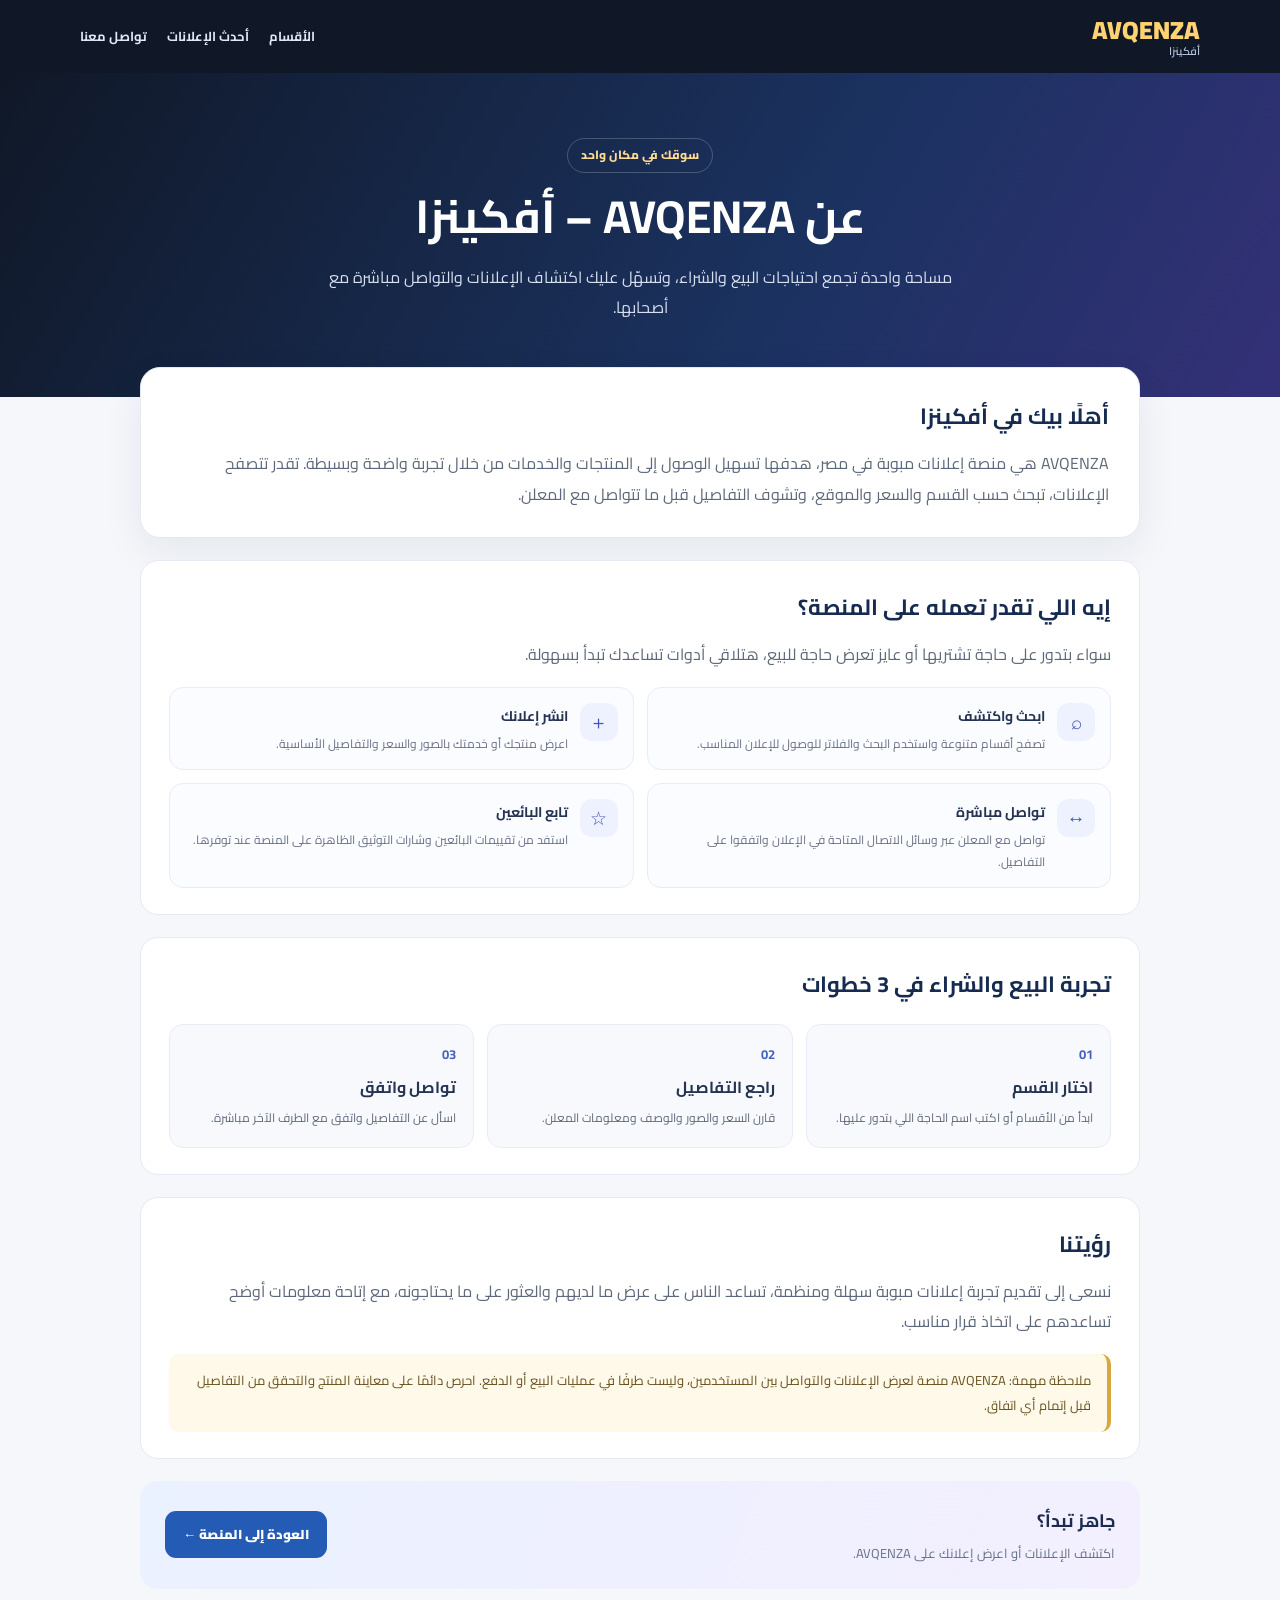
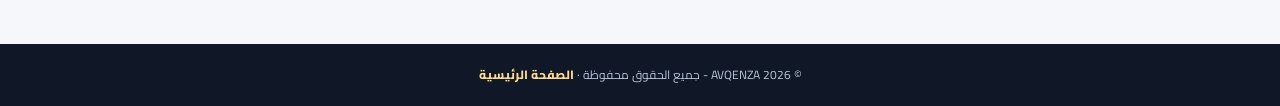
<file: about.html>
<!doctype html>
<html lang="ar" dir="rtl">
<head>
  <meta charset="utf-8">
  <meta name="viewport" content="width=device-width, initial-scale=1">
  <meta name="description" content="تعرف على AVQENZA أفكينزا، منصة الإعلانات المبوبة في مصر للبيع والشراء والتواصل المباشر بين البائع والمشتري.">
  <meta name="theme-color" content="#101827">
  <title>عن AVQENZA | أفكينزا</title>
  <link rel="preconnect" href="https://fonts.googleapis.com">
  <link rel="preconnect" href="https://fonts.gstatic.com" crossorigin>
  <link href="https://fonts.googleapis.com/css2?family=Cairo:wght@400;500;600;700;800;900&display=swap" rel="stylesheet">
  <style>
    :root{font-family:"Cairo",sans-serif;color:#172033;background:#f5f7fb;font-synthesis:none}
    *{box-sizing:border-box}
    body{margin:0;line-height:1.9}
    a{color:inherit;text-decoration:none}
    .topbar{display:flex;align-items:center;justify-content:space-between;gap:18px;padding:15px max(5%,calc((100% - 1120px)/2));background:#101827;color:#fff}
    .brand{display:flex;flex-direction:column;color:#ffd36f;font-size:25px;font-weight:900;line-height:1.2}
    .brand span{color:#b9c7e2;font-size:11px;font-weight:600}
    .topLinks{display:flex;align-items:center;gap:20px;color:#e0e7f5;font-size:13px;font-weight:700}
    .topLinks a:hover,.backLink:hover{color:#ffd36f}
    .hero{padding:65px 20px 75px;background:linear-gradient(120deg,#101827,#1b3260 62%,#343078);color:#fff;text-align:center}
    .eyebrow{display:inline-block;margin:0 0 10px;padding:5px 13px;border:1px solid #ffffff35;border-radius:30px;color:#ffdc91;font-size:12px;font-weight:800}
    h1{margin:0;font-size:clamp(30px,5vw,46px);line-height:1.45}
    .hero p:last-child{max-width:680px;margin:12px auto 0;color:#d7e0f0;font-size:16px}
    main{width:min(100% - 36px,1000px);margin:-30px auto 55px;position:relative}
    .intro{padding:28px 30px;border:1px solid #e5eaf2;border-radius:20px;background:#fff;box-shadow:0 14px 40px #14213d12}
    .intro h2,.section h2{margin:0 0 10px;color:#172b50;font-size:22px}
    .intro p,.section p{margin:0;color:#5d687b}
    .section{margin-top:22px;padding:26px 28px;border:1px solid #e5eaf2;border-radius:18px;background:#fff}
    .featureGrid{display:grid;grid-template-columns:repeat(2,minmax(0,1fr));gap:13px;margin-top:18px}
    .feature{display:flex;align-items:flex-start;gap:12px;padding:15px;border:1px solid #e8edf5;border-radius:14px;background:#fbfcff}
    .featureIcon{display:grid;place-items:center;flex:0 0 38px;width:38px;height:38px;border-radius:12px;background:#eef2ff;color:#4254b5;font-size:19px;font-weight:900}
    .feature strong{display:block;color:#243452;font-size:14px}
    .feature small{display:block;margin-top:3px;color:#667085;font-size:12px;line-height:1.8}
    .steps{display:grid;grid-template-columns:repeat(3,minmax(0,1fr));gap:13px;margin-top:18px}
    .step{padding:17px;border-radius:14px;background:#f7f9fd;border:1px solid #e8edf5}
    .step b{display:block;color:#4262bd;font-size:13px}
    .step strong{display:block;margin:5px 0;color:#243452}
    .step p{font-size:12px}
    .note{margin-top:18px;padding:14px 16px;border-right:4px solid #d8a83f;border-radius:10px;background:#fff9e9;color:#66501d;font-size:13px}
    .cta{display:flex;align-items:center;justify-content:space-between;gap:18px;margin-top:22px;padding:23px 25px;border-radius:18px;background:linear-gradient(110deg,#eaf1ff,#f3efff)}
    .cta strong{display:block;color:#1b2c50;font-size:18px}
    .cta p{margin:3px 0 0;color:#667085;font-size:13px}
    .cta a{flex:0 0 auto;padding:11px 18px;border-radius:11px;background:#245bb4;color:#fff;font-size:13px;font-weight:900}
    footer{padding:20px;text-align:center;background:#101827;color:#b9c5d9;font-size:12px}
    .backLink{color:#ffdc91;font-weight:800}
    @media(max-width:650px){
      .topbar{padding:13px 18px}.topLinks{gap:12px;font-size:11px}
      .hero{padding:48px 18px 62px}.hero p:last-child{font-size:14px}
      main{width:calc(100% - 24px);margin-top:-24px}
      .intro,.section{padding:21px 17px;border-radius:15px}
      .featureGrid,.steps{grid-template-columns:1fr}
      .cta{align-items:stretch;flex-direction:column;padding:20px}
      .cta a{text-align:center}
    }
    @media(prefers-reduced-motion:reduce){*{scroll-behavior:auto!important;transition:none!important}}
  </style>
</head>
<body>
  <header class="topbar">
    <a class="brand" href="index.html">AVQENZA<span>أفكينزا</span></a>
    <nav class="topLinks" aria-label="التنقل الرئيسي">
      <a href="index.html#categories">الأقسام</a>
      <a href="index.html#listings">أحدث الإعلانات</a>
      <a href="contact.html">تواصل معنا</a>
    </nav>
  </header>

  <section class="hero">
    <p class="eyebrow">سوقك في مكان واحد</p>
    <h1>عن AVQENZA – أفكينزا</h1>
    <p>مساحة واحدة تجمع احتياجات البيع والشراء، وتسهّل عليك اكتشاف الإعلانات والتواصل مباشرة مع أصحابها.</p>
  </section>

  <main>
    <section class="intro">
      <h2>أهلًا بيك في أفكينزا</h2>
      <p>AVQENZA هي منصة إعلانات مبوبة في مصر، هدفها تسهيل الوصول إلى المنتجات والخدمات من خلال تجربة واضحة وبسيطة. تقدر تتصفح الإعلانات، تبحث حسب القسم والسعر والموقع، وتشوف التفاصيل قبل ما تتواصل مع المعلن.</p>
    </section>

    <section class="section">
      <h2>إيه اللي تقدر تعمله على المنصة؟</h2>
      <p>سواء بتدور على حاجة تشتريها أو عايز تعرض حاجة للبيع، هتلاقي أدوات تساعدك تبدأ بسهولة.</p>
      <div class="featureGrid">
        <article class="feature"><span class="featureIcon" aria-hidden="true">⌕</span><div><strong>ابحث واكتشف</strong><small>تصفح أقسام متنوعة واستخدم البحث والفلاتر للوصول للإعلان المناسب.</small></div></article>
        <article class="feature"><span class="featureIcon" aria-hidden="true">＋</span><div><strong>انشر إعلانك</strong><small>اعرض منتجك أو خدمتك بالصور والسعر والتفاصيل الأساسية.</small></div></article>
        <article class="feature"><span class="featureIcon" aria-hidden="true">↔</span><div><strong>تواصل مباشرة</strong><small>تواصل مع المعلن عبر وسائل الاتصال المتاحة في الإعلان واتفقوا على التفاصيل.</small></div></article>
        <article class="feature"><span class="featureIcon" aria-hidden="true">☆</span><div><strong>تابع البائعين</strong><small>استفد من تقييمات البائعين وشارات التوثيق الظاهرة على المنصة عند توفرها.</small></div></article>
      </div>
    </section>

    <section class="section">
      <h2>تجربة البيع والشراء في 3 خطوات</h2>
      <div class="steps">
        <article class="step"><b>01</b><strong>اختار القسم</strong><p>ابدأ من الأقسام أو اكتب اسم الحاجة اللي بتدور عليها.</p></article>
        <article class="step"><b>02</b><strong>راجع التفاصيل</strong><p>قارن السعر والصور والوصف ومعلومات المعلن.</p></article>
        <article class="step"><b>03</b><strong>تواصل واتفق</strong><p>اسأل عن التفاصيل واتفق مع الطرف الآخر مباشرة.</p></article>
      </div>
    </section>

    <section class="section">
      <h2>رؤيتنا</h2>
      <p>نسعى إلى تقديم تجربة إعلانات مبوبة سهلة ومنظمة، تساعد الناس على عرض ما لديهم والعثور على ما يحتاجونه، مع إتاحة معلومات أوضح تساعدهم على اتخاذ قرار مناسب.</p>
      <div class="note">ملاحظة مهمة: AVQENZA منصة لعرض الإعلانات والتواصل بين المستخدمين، وليست طرفًا في عمليات البيع أو الدفع. احرص دائمًا على معاينة المنتج والتحقق من التفاصيل قبل إتمام أي اتفاق.</div>
    </section>

    <section class="cta">
      <div><strong>جاهز تبدأ؟</strong><p>اكتشف الإعلانات أو اعرض إعلانك على AVQENZA.</p></div>
      <a href="index.html">العودة إلى المنصة ←</a>
    </section>
  </main>

  <footer>© 2026 AVQENZA - جميع الحقوق محفوظة · <a class="backLink" href="index.html">الصفحة الرئيسية</a></footer>
</body>
</html>
</file>
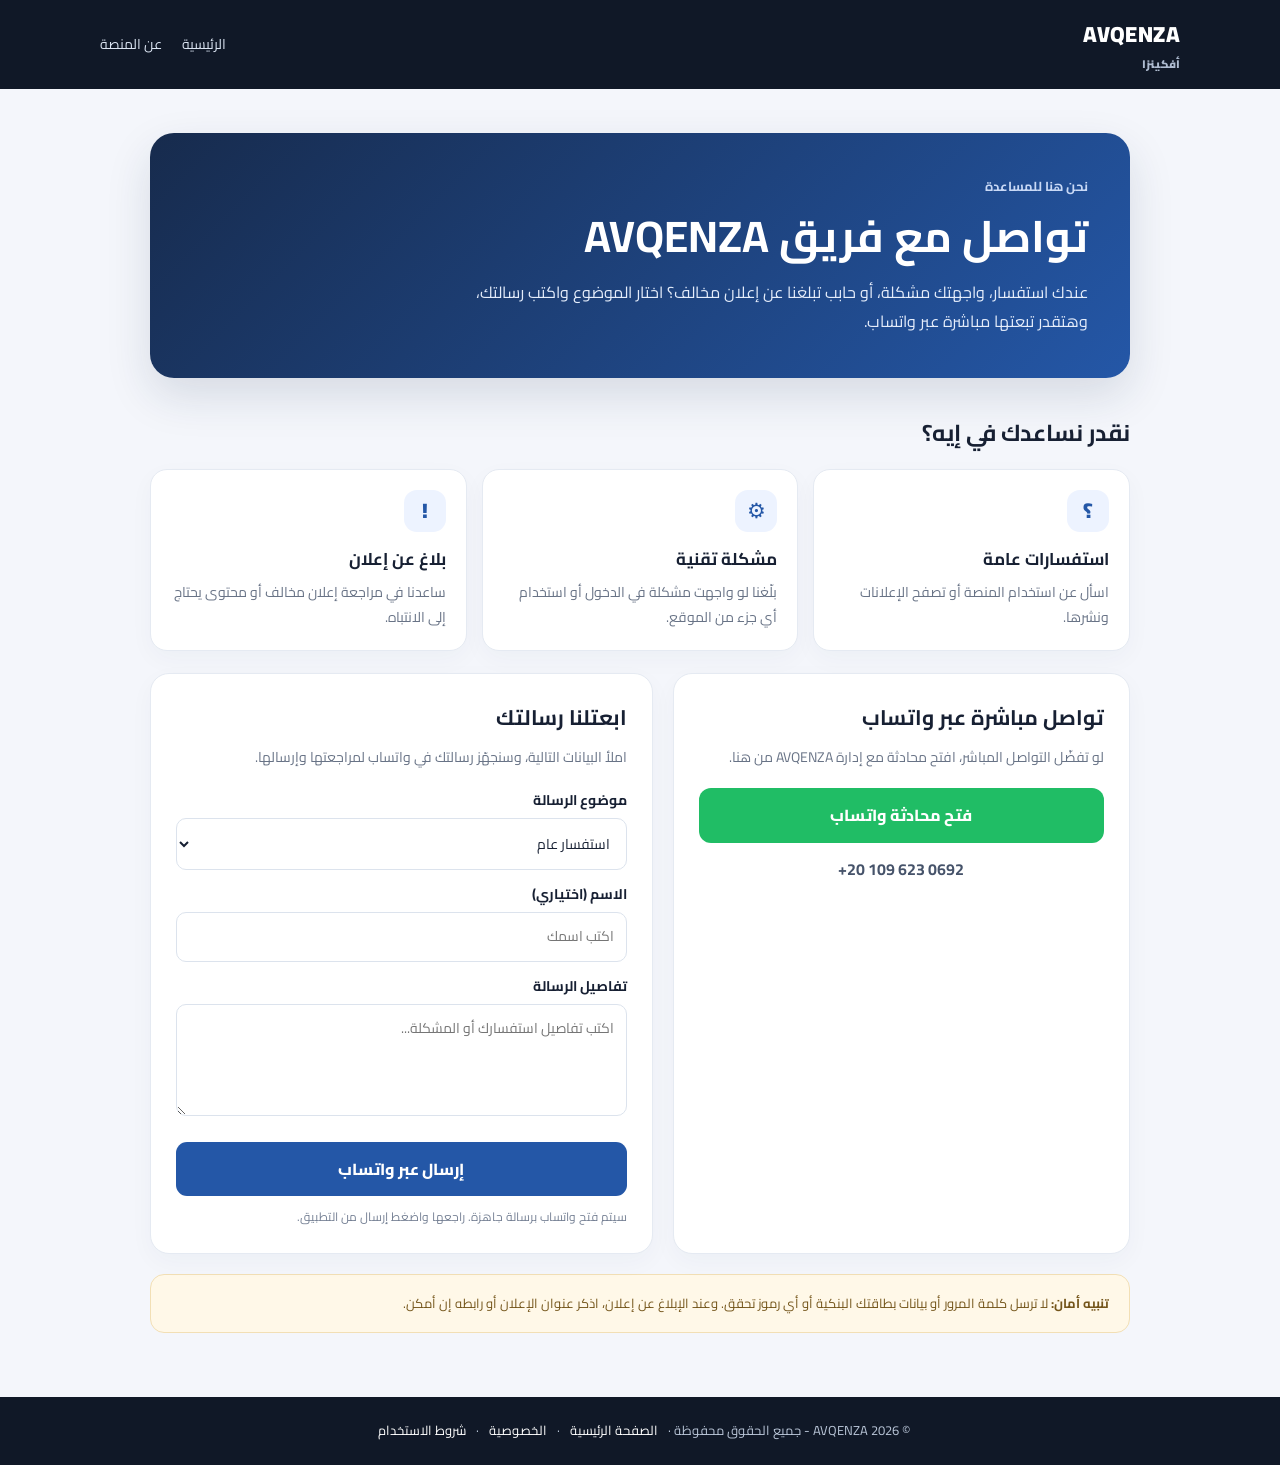
<file: contact.html>
<!doctype html>
<html lang="ar" dir="rtl">
<head>
  <meta charset="UTF-8">
  <meta name="viewport" content="width=device-width, initial-scale=1">
  <meta name="theme-color" content="#101827">
  <meta name="description" content="تواصل مع فريق AVQENZA للاستفسارات والدعم الفني والإبلاغ عن إعلان مخالف.">
  <title>تواصل معنا - AVQENZA</title>
  <link rel="preconnect" href="https://fonts.googleapis.com">
  <link rel="preconnect" href="https://fonts.gstatic.com" crossorigin>
  <link href="https://fonts.googleapis.com/css2?family=Cairo:wght@400;500;600;700;800;900&display=swap" rel="stylesheet">
  <style>
    :root{font-family:"Cairo",Arial,sans-serif;color:#172033;background:#f4f6fb;font-synthesis:none}
    *{box-sizing:border-box}
    body{margin:0;line-height:1.8}
    a{color:inherit}
    .topbar{background:#101827;color:#fff;padding:15px max(20px,calc((100% - 1080px)/2));display:flex;align-items:center;justify-content:space-between;gap:16px}
    .brand{font-size:22px;font-weight:900;text-decoration:none;letter-spacing:.4px}.brand span{display:block;font-size:11px;color:#aebbd0;letter-spacing:0}
    .topbar nav{display:flex;gap:20px;flex-wrap:wrap}.topbar nav a{color:#dbe4f2;text-decoration:none;font-size:14px}
    .wrap{width:min(100% - 32px,980px);margin:44px auto 64px}
    .hero{background:linear-gradient(135deg,#172b4d,#2457a7);color:#fff;padding:42px;border-radius:24px;box-shadow:0 18px 45px #162b4d22}
    .eyebrow{color:#c9d9f6;font-size:13px;font-weight:700;margin:0 0 8px}
    h1{font-size:clamp(30px,5vw,44px);line-height:1.35;margin:0 0 12px}
    .hero p:last-child{max-width:650px;margin:0;color:#e5edfb}
    .section-title{margin:34px 0 16px;font-size:23px}
    .cards{display:grid;grid-template-columns:repeat(3,minmax(0,1fr));gap:15px}
    .card{background:#fff;border:1px solid #e5eaf2;border-radius:17px;padding:20px;box-shadow:0 8px 24px #182b4909}
    .card .symbol{width:42px;height:42px;display:grid;place-items:center;border-radius:13px;background:#edf3ff;color:#2457a7;font-size:21px;font-weight:900}
    .card h3{font-size:17px;margin:12px 0 5px}.card p{margin:0;color:#687386;font-size:14px}
    .contact-panel{display:grid;grid-template-columns:1fr 1.1fr;gap:20px;margin-top:22px;align-items:stretch}
    .direct,.form-panel{background:#fff;border:1px solid #e5eaf2;border-radius:19px;padding:25px;box-shadow:0 8px 24px #182b4909}
    .direct h2,.form-panel h2{font-size:21px;margin:0 0 8px}.muted{color:#687386;font-size:14px;margin:0 0 18px}
    .wa{display:flex;justify-content:center;align-items:center;text-align:center;background:#20bd65;color:#fff;text-decoration:none;border-radius:12px;padding:13px 18px;font-weight:800}
    .number{direction:ltr;text-align:center;color:#46536a;font-weight:700;margin:12px 0 0}
    label{display:block;font-size:14px;font-weight:700;margin:12px 0 5px}
    input,select,textarea{width:100%;font:inherit;font-size:14px;border:1px solid #dce3ed;border-radius:10px;padding:11px 12px;background:#fff;color:#172033}
    textarea{min-height:112px;resize:vertical}
    input:focus,select:focus,textarea:focus{outline:3px solid #2457a71c;border-color:#2457a7}
    .submit{width:100%;border:0;border-radius:11px;background:#2457a7;color:#fff;font:inherit;font-weight:800;padding:13px;margin-top:17px;cursor:pointer}
    .hint{font-size:12px;color:#758094;margin:10px 0 0}
    .safety{margin-top:20px;padding:17px 20px;border-radius:14px;background:#fff8e8;border:1px solid #f2dfb5;color:#74551a;font-size:13px}
    footer{background:#101827;color:#b9c5d7;text-align:center;padding:22px 16px;font-size:13px}
    footer a{color:#fff;text-decoration:none;margin:0 7px}
    @media(max-width:720px){.topbar{align-items:flex-start;flex-direction:column}.topbar nav{gap:13px}.wrap{margin:25px auto 42px}.hero{padding:28px 22px;border-radius:18px}.cards{grid-template-columns:1fr}.contact-panel{grid-template-columns:1fr}.section-title{font-size:21px}}
  </style>
</head>
<body>
  <header class="topbar">
    <a class="brand" href="index.html">AVQENZA<span>أفكينزا</span></a>
    <nav aria-label="التنقل الرئيسي">
      <a href="index.html">الرئيسية</a>
      <a href="about.html">عن المنصة</a>
    </nav>
  </header>

  <main class="wrap">
    <section class="hero">
      <p class="eyebrow">نحن هنا للمساعدة</p>
      <h1>تواصل مع فريق AVQENZA</h1>
      <p>عندك استفسار، واجهتك مشكلة، أو حابب تبلغنا عن إعلان مخالف؟ اختار الموضوع واكتب رسالتك، وهتقدر تبعتها مباشرة عبر واتساب.</p>
    </section>

    <h2 class="section-title">نقدر نساعدك في إيه؟</h2>
    <section class="cards" aria-label="مجالات الدعم">
      <article class="card"><span class="symbol" aria-hidden="true">؟</span><h3>استفسارات عامة</h3><p>اسأل عن استخدام المنصة أو تصفح الإعلانات ونشرها.</p></article>
      <article class="card"><span class="symbol" aria-hidden="true">⚙</span><h3>مشكلة تقنية</h3><p>بلّغنا لو واجهت مشكلة في الدخول أو استخدام أي جزء من الموقع.</p></article>
      <article class="card"><span class="symbol" aria-hidden="true">!</span><h3>بلاغ عن إعلان</h3><p>ساعدنا في مراجعة إعلان مخالف أو محتوى يحتاج إلى الانتباه.</p></article>
    </section>

    <section class="contact-panel">
      <div class="direct">
        <h2>تواصل مباشرة عبر واتساب</h2>
        <p class="muted">لو تفضّل التواصل المباشر، افتح محادثة مع إدارة AVQENZA من هنا.</p>
        <a class="wa" href="https://wa.me/201096230692" target="_blank" rel="noopener noreferrer">فتح محادثة واتساب</a>
        <p class="number">+20 109 623 0692</p>
      </div>

      <div class="form-panel">
        <h2>ابعتلنا رسالتك</h2>
        <p class="muted">املأ البيانات التالية، وسنجهّز رسالتك في واتساب لمراجعتها وإرسالها.</p>
        <form id="contactForm">
          <label for="topic">موضوع الرسالة</label>
          <select id="topic" required>
            <option value="استفسار عام">استفسار عام</option>
            <option value="مشكلة تقنية">مشكلة تقنية</option>
            <option value="بلاغ عن إعلان مخالف">بلاغ عن إعلان مخالف</option>
            <option value="اقتراح أو شكوى">اقتراح أو شكوى</option>
            <option value="موضوع آخر">موضوع آخر</option>
          </select>
          <label for="name">الاسم (اختياري)</label>
          <input id="name" type="text" maxlength="80" placeholder="اكتب اسمك">
          <label for="details">تفاصيل الرسالة</label>
          <textarea id="details" maxlength="1500" required placeholder="اكتب تفاصيل استفسارك أو المشكلة..."></textarea>
          <button class="submit" type="submit">إرسال عبر واتساب</button>
          <p class="hint">سيتم فتح واتساب برسالة جاهزة. راجعها واضغط إرسال من التطبيق.</p>
        </form>
      </div>
    </section>

    <aside class="safety"><strong>تنبيه أمان:</strong> لا ترسل كلمة المرور أو بيانات بطاقتك البنكية أو أي رموز تحقق. وعند الإبلاغ عن إعلان، اذكر عنوان الإعلان أو رابطه إن أمكن.</aside>
  </main>

  <footer>© 2026 AVQENZA - جميع الحقوق محفوظة · <a href="index.html">الصفحة الرئيسية</a> · <a href="privacy.html">الخصوصية</a> · <a href="terms.html">شروط الاستخدام</a></footer>

  <script>
    document.getElementById('contactForm').addEventListener('submit', function (event) {
      event.preventDefault();
      const topic = document.getElementById('topic').value;
      const name = document.getElementById('name').value.trim();
      const details = document.getElementById('details').value.trim();
      if (!details) {
        document.getElementById('details').focus();
        return;
      }
      const message = [
        'مرحبًا، أتواصل مع إدارة AVQENZA.',
        'موضوع الرسالة: ' + topic,
        name ? 'الاسم: ' + name : '',
        'التفاصيل: ' + details
      ].filter(Boolean).join('\n');
      window.open('https://wa.me/201096230692?text=' + encodeURIComponent(message), '_blank', 'noopener,noreferrer');
    });
  </script>
</body>
</html>
</file>
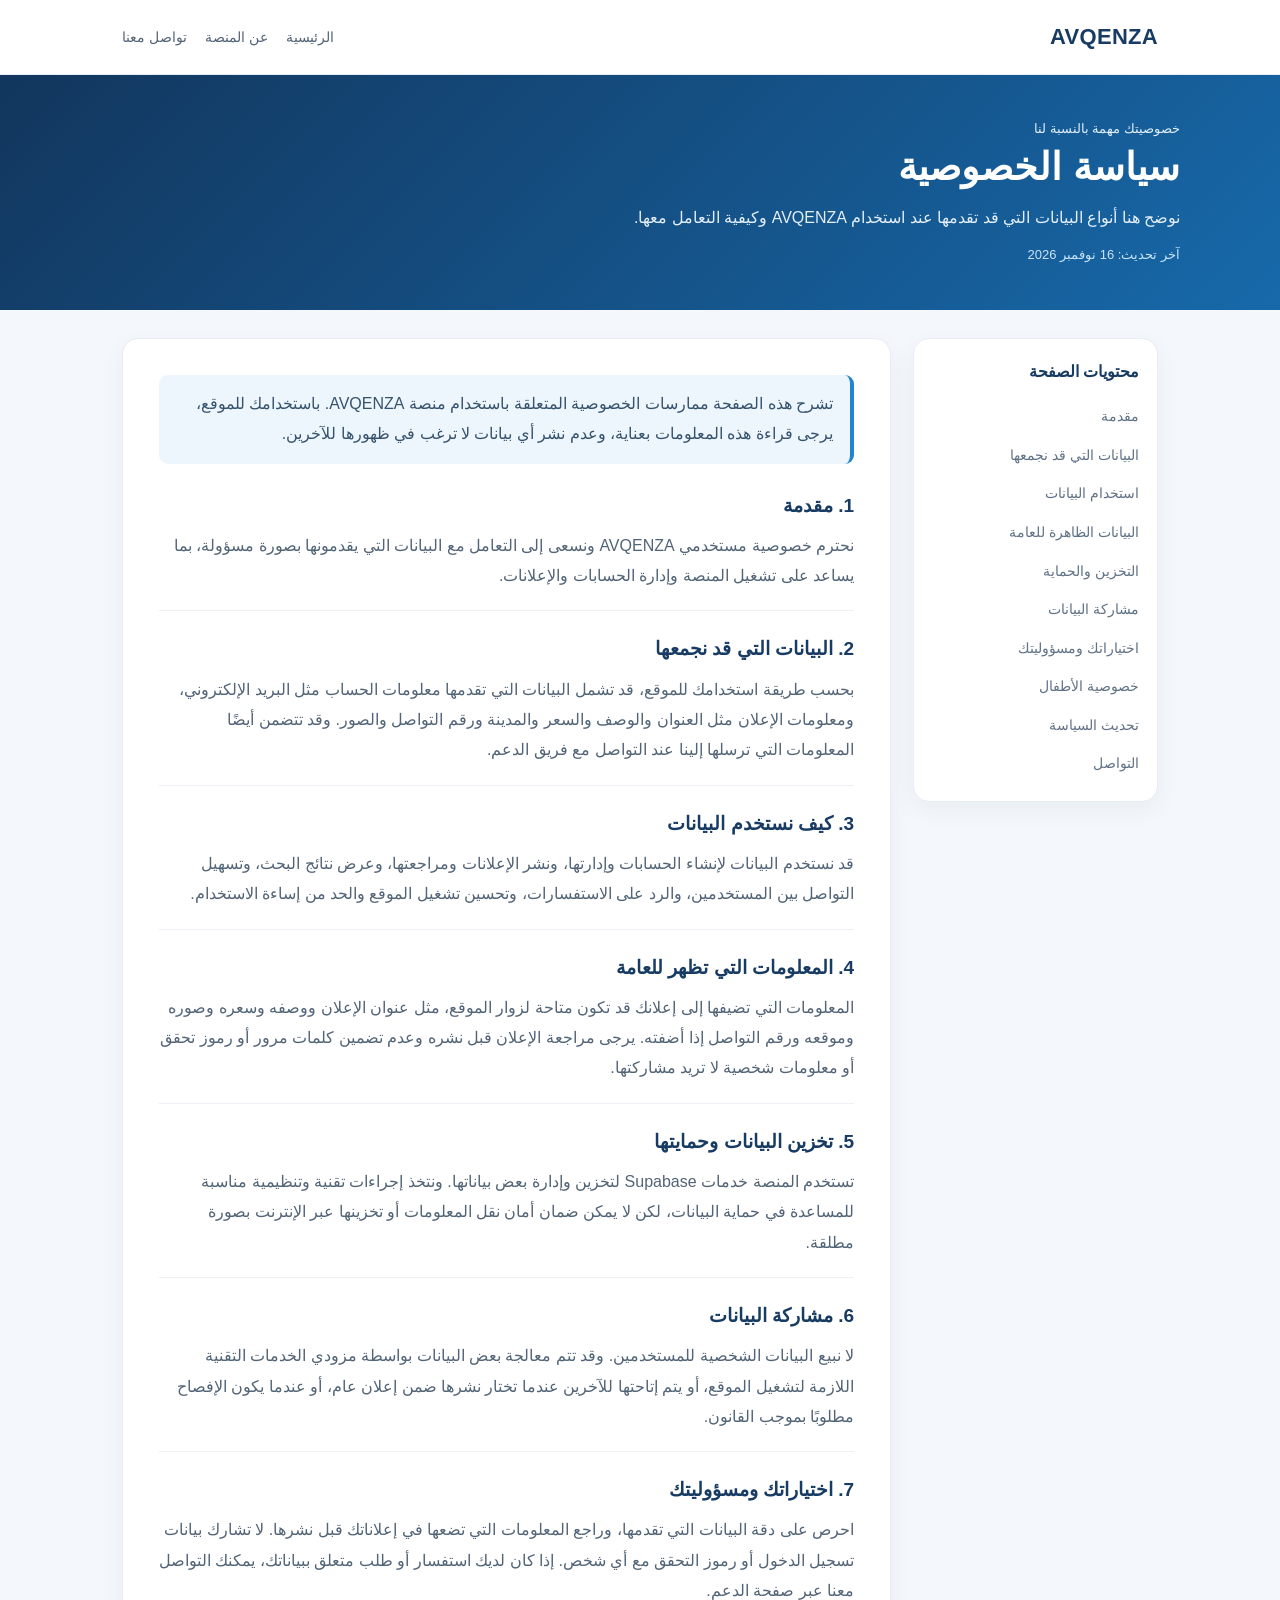
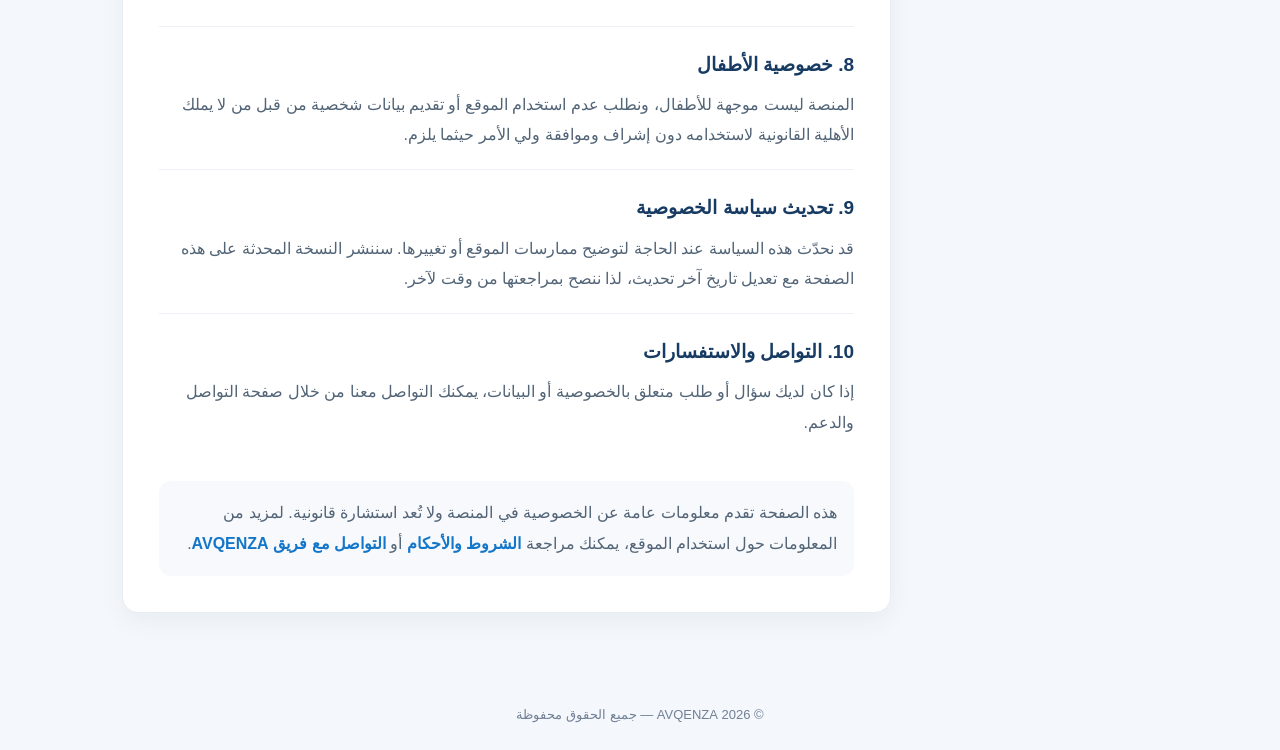
<file: privacy.html>
<!DOCTYPE html>
<html lang="ar" dir="rtl">
<head>
  <meta charset="UTF-8">
  <meta name="viewport" content="width=device-width, initial-scale=1.0">
  <meta name="description" content="سياسة الخصوصية لمنصة AVQENZA، وكيفية التعامل مع البيانات عند استخدام الموقع.">
  <meta name="theme-color" content="#12365d">
  <title>سياسة الخصوصية - AVQENZA</title>
  <style>
    *{box-sizing:border-box}
    html{scroll-behavior:smooth}
    body{margin:0;font-family:Arial,sans-serif;background:#f4f7fb;color:#263445;line-height:1.9}
    a{color:inherit;text-decoration:none}
    .topbar{background:#fff;border-bottom:1px solid #e7edf4}
    .nav{max-width:1080px;margin:auto;padding:16px 22px;display:flex;align-items:center;justify-content:space-between;gap:16px;flex-wrap:wrap}
    .brand{font-size:22px;font-weight:800;color:#173b63;letter-spacing:.3px}
    .navlinks{display:flex;gap:18px;flex-wrap:wrap;color:#526477;font-size:14px}
    .navlinks a:hover,.navlinks a:focus-visible{color:#1476c8}
    .hero{background:linear-gradient(135deg,#12365d,#1769aa);color:#fff;padding:42px 22px}
    .hero-inner{max-width:1080px;margin:auto}
    .eyebrow{font-size:13px;color:#c9e3fb;margin:0 0 7px}
    h1{font-size:clamp(27px,5vw,38px);line-height:1.4;margin:0 0 8px}
    .hero p{margin:0;color:#e3effa}
    .updated{font-size:13px;color:#c9e3fb;margin-top:10px}
    .layout{max-width:1080px;margin:28px auto;padding:0 22px 40px;display:grid;grid-template-columns:245px minmax(0,1fr);gap:22px;align-items:start}
    aside,.content{background:#fff;border:1px solid #e6edf4;border-radius:16px;box-shadow:0 8px 26px rgba(24,55,88,.05)}
    aside{padding:18px;position:sticky;top:18px}
    aside strong{display:block;color:#173b63;margin-bottom:10px}
    aside a{display:block;padding:6px 0;color:#607286;font-size:14px}
    aside a:hover,aside a:focus-visible{color:#1476c8}
    .content{padding:clamp(20px,4vw,36px)}
    .intro{background:#eef6fd;border-right:4px solid #2485ce;padding:14px 17px;border-radius:9px;margin:0 0 24px;color:#36536d}
    section{padding:0 0 19px;margin:0 0 20px;border-bottom:1px solid #edf1f5;scroll-margin-top:20px}
    section:last-of-type{border:0;margin-bottom:0}
    h2{font-size:19px;color:#173b63;margin:0 0 7px}
    section p{margin:0;color:#526477}
    .note{margin-top:24px;padding:17px;background:#f7f9fc;border-radius:12px;color:#526477}
    .note a{color:#1476c8;font-weight:700}
    footer{text-align:center;padding:22px;color:#718096;font-size:13px}
    a:focus-visible{outline:3px solid #80bfff;outline-offset:3px;border-radius:4px}
    @media(max-width:720px){.layout{grid-template-columns:1fr;margin-top:18px}.nav{align-items:flex-start}.navlinks{gap:12px}aside{position:static}.content{padding:21px}.hero{padding:32px 22px}}
    @media(prefers-reduced-motion:reduce){html{scroll-behavior:auto}}
  </style>
</head>
<body>
  <header class="topbar">
    <nav class="nav" aria-label="التنقل الرئيسي">
      <a class="brand" href="index.html">AVQENZA</a>
      <div class="navlinks">
        <a href="index.html">الرئيسية</a>
        <a href="about.html">عن المنصة</a>
        <a href="contact.html">تواصل معنا</a>
      </div>
    </nav>
  </header>
  <div class="hero">
    <div class="hero-inner">
      <p class="eyebrow">خصوصيتك مهمة بالنسبة لنا</p>
      <h1>سياسة الخصوصية</h1>
      <p>نوضح هنا أنواع البيانات التي قد تقدمها عند استخدام AVQENZA وكيفية التعامل معها.</p>
      <div class="updated">آخر تحديث: 16 نوفمبر 2026</div>
    </div>
  </div>
  <div class="layout">
    <aside aria-label="محتويات سياسة الخصوصية">
      <strong>محتويات الصفحة</strong>
      <a href="#intro">مقدمة</a>
      <a href="#data">البيانات التي قد نجمعها</a>
      <a href="#use">استخدام البيانات</a>
      <a href="#public">البيانات الظاهرة للعامة</a>
      <a href="#storage">التخزين والحماية</a>
      <a href="#sharing">مشاركة البيانات</a>
      <a href="#choices">اختياراتك ومسؤوليتك</a>
      <a href="#children">خصوصية الأطفال</a>
      <a href="#changes">تحديث السياسة</a>
      <a href="#contact">التواصل</a>
    </aside>
    <main class="content">
      <p class="intro">تشرح هذه الصفحة ممارسات الخصوصية المتعلقة باستخدام منصة AVQENZA. باستخدامك للموقع، يرجى قراءة هذه المعلومات بعناية، وعدم نشر أي بيانات لا ترغب في ظهورها للآخرين.</p>

      <section id="intro">
        <h2>1. مقدمة</h2>
        <p>نحترم خصوصية مستخدمي AVQENZA ونسعى إلى التعامل مع البيانات التي يقدمونها بصورة مسؤولة، بما يساعد على تشغيل المنصة وإدارة الحسابات والإعلانات.</p>
      </section>
      <section id="data">
        <h2>2. البيانات التي قد نجمعها</h2>
        <p>بحسب طريقة استخدامك للموقع، قد تشمل البيانات التي تقدمها معلومات الحساب مثل البريد الإلكتروني، ومعلومات الإعلان مثل العنوان والوصف والسعر والمدينة ورقم التواصل والصور. وقد تتضمن أيضًا المعلومات التي ترسلها إلينا عند التواصل مع فريق الدعم.</p>
      </section>
      <section id="use">
        <h2>3. كيف نستخدم البيانات</h2>
        <p>قد نستخدم البيانات لإنشاء الحسابات وإدارتها، ونشر الإعلانات ومراجعتها، وعرض نتائج البحث، وتسهيل التواصل بين المستخدمين، والرد على الاستفسارات، وتحسين تشغيل الموقع والحد من إساءة الاستخدام.</p>
      </section>
      <section id="public">
        <h2>4. المعلومات التي تظهر للعامة</h2>
        <p>المعلومات التي تضيفها إلى إعلانك قد تكون متاحة لزوار الموقع، مثل عنوان الإعلان ووصفه وسعره وصوره وموقعه ورقم التواصل إذا أضفته. يرجى مراجعة الإعلان قبل نشره وعدم تضمين كلمات مرور أو رموز تحقق أو معلومات شخصية لا تريد مشاركتها.</p>
      </section>
      <section id="storage">
        <h2>5. تخزين البيانات وحمايتها</h2>
        <p>تستخدم المنصة خدمات Supabase لتخزين وإدارة بعض بياناتها. ونتخذ إجراءات تقنية وتنظيمية مناسبة للمساعدة في حماية البيانات، لكن لا يمكن ضمان أمان نقل المعلومات أو تخزينها عبر الإنترنت بصورة مطلقة.</p>
      </section>
      <section id="sharing">
        <h2>6. مشاركة البيانات</h2>
        <p>لا نبيع البيانات الشخصية للمستخدمين. وقد تتم معالجة بعض البيانات بواسطة مزودي الخدمات التقنية اللازمة لتشغيل الموقع، أو يتم إتاحتها للآخرين عندما تختار نشرها ضمن إعلان عام، أو عندما يكون الإفصاح مطلوبًا بموجب القانون.</p>
      </section>
      <section id="choices">
        <h2>7. اختياراتك ومسؤوليتك</h2>
        <p>احرص على دقة البيانات التي تقدمها، وراجع المعلومات التي تضعها في إعلاناتك قبل نشرها. لا تشارك بيانات تسجيل الدخول أو رموز التحقق مع أي شخص. إذا كان لديك استفسار أو طلب متعلق ببياناتك، يمكنك التواصل معنا عبر صفحة الدعم.</p>
      </section>
      <section id="children">
        <h2>8. خصوصية الأطفال</h2>
        <p>المنصة ليست موجهة للأطفال، ونطلب عدم استخدام الموقع أو تقديم بيانات شخصية من قبل من لا يملك الأهلية القانونية لاستخدامه دون إشراف وموافقة ولي الأمر حيثما يلزم.</p>
      </section>
      <section id="changes">
        <h2>9. تحديث سياسة الخصوصية</h2>
        <p>قد نحدّث هذه السياسة عند الحاجة لتوضيح ممارسات الموقع أو تغييرها. سننشر النسخة المحدثة على هذه الصفحة مع تعديل تاريخ آخر تحديث، لذا ننصح بمراجعتها من وقت لآخر.</p>
      </section>
      <section id="contact">
        <h2>10. التواصل والاستفسارات</h2>
        <p>إذا كان لديك سؤال أو طلب متعلق بالخصوصية أو البيانات، يمكنك التواصل معنا من خلال <a href="contact.html">صفحة التواصل والدعم</a>.</p>
      </section>
      <div class="note">هذه الصفحة تقدم معلومات عامة عن الخصوصية في المنصة ولا تُعد استشارة قانونية. لمزيد من المعلومات حول استخدام الموقع، يمكنك مراجعة <a href="terms.html">الشروط والأحكام</a> أو <a href="contact.html">التواصل مع فريق AVQENZA</a>.</div>
    </main>
  </div>
  <footer>© 2026 AVQENZA — جميع الحقوق محفوظة</footer>
</body>
</html>
</file>
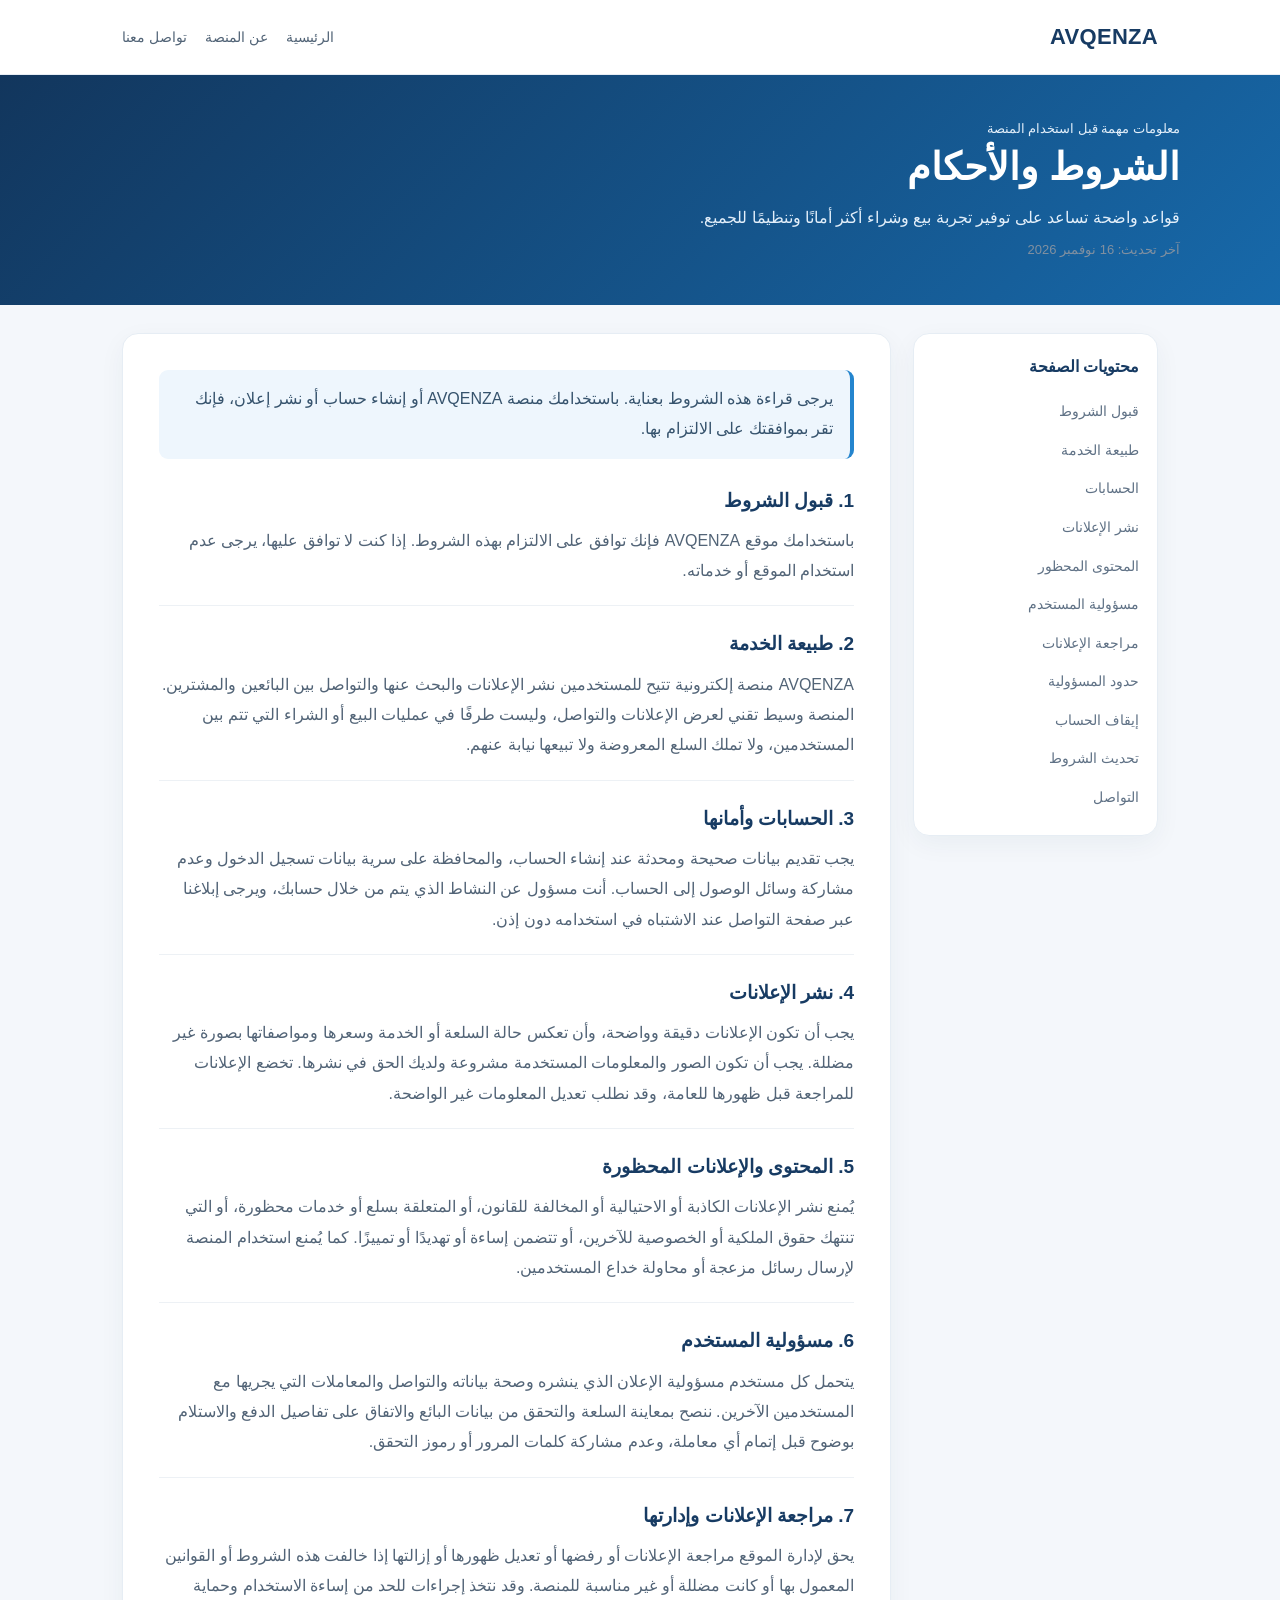
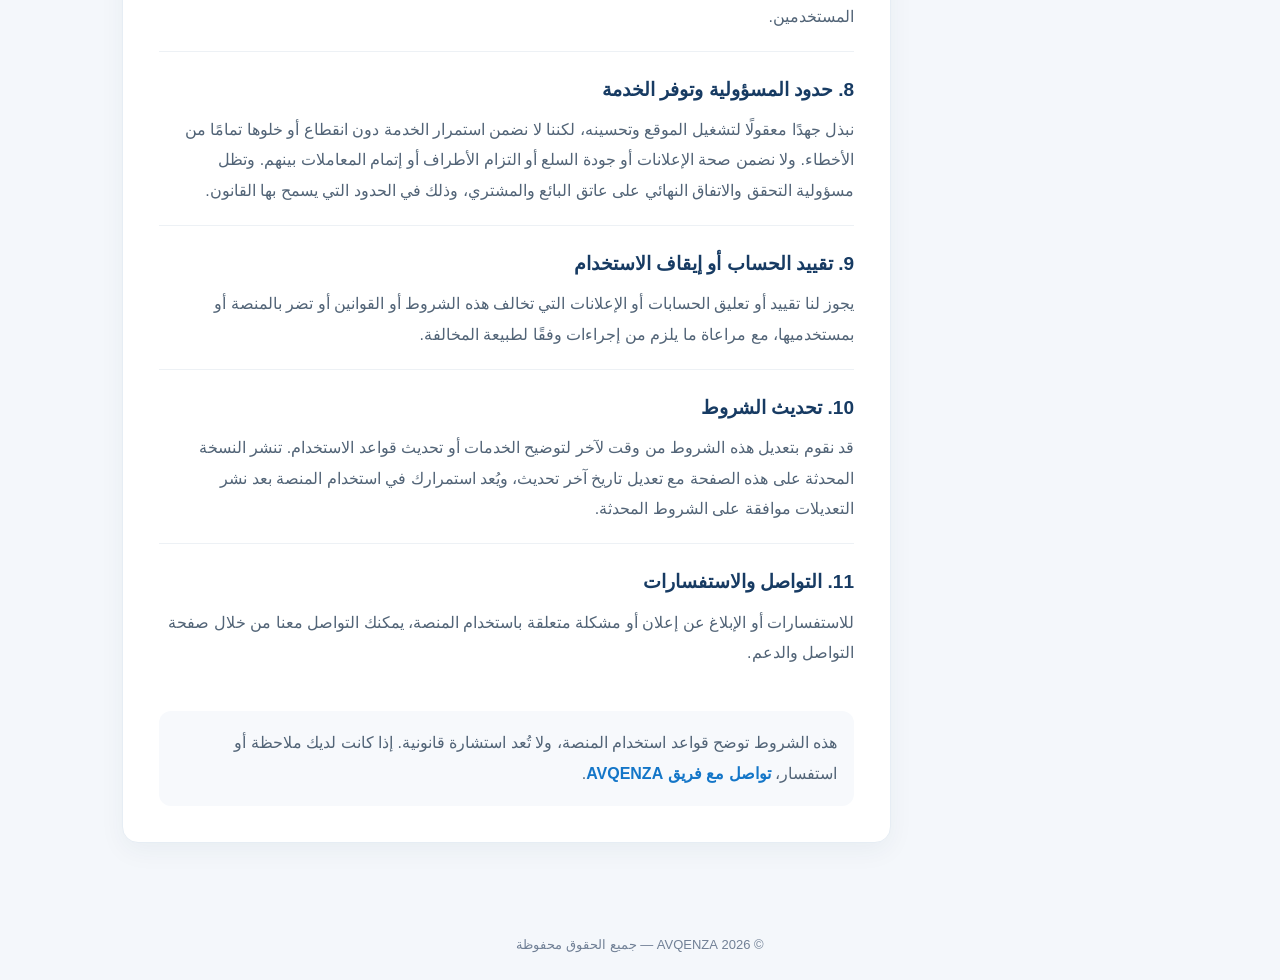
<file: terms.html>
<!DOCTYPE html>
<html lang="ar" dir="rtl">
<head>
  <meta charset="UTF-8">
  <meta name="viewport" content="width=device-width, initial-scale=1.0">
  <meta name="description" content="شروط وأحكام استخدام منصة AVQENZA للبيع والشراء والإعلانات المبوبة.">
  <title>الشروط والأحكام - AVQENZA</title>
  <style>
    *{box-sizing:border-box}
    body{margin:0;font-family:Arial,sans-serif;background:#f4f7fb;color:#263445;line-height:1.9}
    a{color:inherit;text-decoration:none}
    .topbar{background:#fff;border-bottom:1px solid #e7edf4}
    .nav{max-width:1080px;margin:auto;padding:16px 22px;display:flex;align-items:center;justify-content:space-between;gap:16px;flex-wrap:wrap}
    .brand{font-size:22px;font-weight:800;color:#173b63;letter-spacing:.3px}
    .navlinks{display:flex;gap:18px;flex-wrap:wrap;color:#526477;font-size:14px}
    .navlinks a:hover{color:#1476c8}
    .hero{background:linear-gradient(135deg,#12365d,#1769aa);color:#fff;padding:42px 22px}
    .hero-inner{max-width:1080px;margin:auto}
    .eyebrow{font-size:13px;color:#c9e3fb;margin:0 0 7px}
    h1{font-size:clamp(27px,5vw,38px);line-height:1.4;margin:0 0 8px}
    .hero p{margin:0;color:#e3effa}
    .layout{max-width:1080px;margin:28px auto;padding:0 22px 40px;display:grid;grid-template-columns:245px minmax(0,1fr);gap:22px;align-items:start}
    aside,.content{background:#fff;border:1px solid #e6edf4;border-radius:16px;box-shadow:0 8px 26px rgba(24,55,88,.05)}
    aside{padding:18px;position:sticky;top:18px}
    aside strong{display:block;color:#173b63;margin-bottom:10px}
    aside a{display:block;padding:6px 0;color:#607286;font-size:14px}
    aside a:hover{color:#1476c8}
    .content{padding:clamp(20px,4vw,36px)}
    .intro{background:#eef6fd;border-right:4px solid #2485ce;padding:14px 17px;border-radius:9px;margin:0 0 24px;color:#36536d}
    section{padding:0 0 19px;margin:0 0 20px;border-bottom:1px solid #edf1f5;scroll-margin-top:20px}
    section:last-of-type{border:0;margin-bottom:0}
    h2{font-size:19px;color:#173b63;margin:0 0 7px}
    section p{margin:0;color:#526477}
    .updated{font-size:13px;color:#8190a0;margin-top:5px}
    .contact{margin-top:24px;padding:17px;background:#f7f9fc;border-radius:12px;color:#526477}
    .contact a{color:#1476c8;font-weight:700}
    footer{text-align:center;padding:22px;color:#718096;font-size:13px}
    @media(max-width:720px){.layout{grid-template-columns:1fr;margin-top:18px}.nav{align-items:flex-start}.navlinks{gap:12px}aside{position:static}.content{padding:21px}.hero{padding:32px 22px}}
  </style>
</head>
<body>
  <header class="topbar">
    <nav class="nav" aria-label="التنقل الرئيسي">
      <a class="brand" href="index.html">AVQENZA</a>
      <div class="navlinks">
        <a href="index.html">الرئيسية</a>
        <a href="about.html">عن المنصة</a>
        <a href="contact.html">تواصل معنا</a>
      </div>
    </nav>
  </header>
  <div class="hero">
    <div class="hero-inner">
      <p class="eyebrow">معلومات مهمة قبل استخدام المنصة</p>
      <h1>الشروط والأحكام</h1>
      <p>قواعد واضحة تساعد على توفير تجربة بيع وشراء أكثر أمانًا وتنظيمًا للجميع.</p>
      <div class="updated">آخر تحديث: 16 نوفمبر 2026</div>
    </div>
  </div>
  <div class="layout">
    <aside aria-label="محتويات الشروط">
      <strong>محتويات الصفحة</strong>
      <a href="#acceptance">قبول الشروط</a>
      <a href="#service">طبيعة الخدمة</a>
      <a href="#accounts">الحسابات</a>
      <a href="#ads">نشر الإعلانات</a>
      <a href="#prohibited">المحتوى المحظور</a>
      <a href="#responsibility">مسؤولية المستخدم</a>
      <a href="#moderation">مراجعة الإعلانات</a>
      <a href="#liability">حدود المسؤولية</a>
      <a href="#suspension">إيقاف الحساب</a>
      <a href="#updates">تحديث الشروط</a>
      <a href="#contact">التواصل</a>
    </aside>
    <main class="content">
      <p class="intro">يرجى قراءة هذه الشروط بعناية. باستخدامك منصة AVQENZA أو إنشاء حساب أو نشر إعلان، فإنك تقر بموافقتك على الالتزام بها.</p>

      <section id="acceptance">
        <h2>1. قبول الشروط</h2>
        <p>باستخدامك موقع AVQENZA فإنك توافق على الالتزام بهذه الشروط. إذا كنت لا توافق عليها، يرجى عدم استخدام الموقع أو خدماته.</p>
      </section>
      <section id="service">
        <h2>2. طبيعة الخدمة</h2>
        <p>AVQENZA منصة إلكترونية تتيح للمستخدمين نشر الإعلانات والبحث عنها والتواصل بين البائعين والمشترين. المنصة وسيط تقني لعرض الإعلانات والتواصل، وليست طرفًا في عمليات البيع أو الشراء التي تتم بين المستخدمين، ولا تملك السلع المعروضة ولا تبيعها نيابة عنهم.</p>
      </section>
      <section id="accounts">
        <h2>3. الحسابات وأمانها</h2>
        <p>يجب تقديم بيانات صحيحة ومحدثة عند إنشاء الحساب، والمحافظة على سرية بيانات تسجيل الدخول وعدم مشاركة وسائل الوصول إلى الحساب. أنت مسؤول عن النشاط الذي يتم من خلال حسابك، ويرجى إبلاغنا عبر صفحة التواصل عند الاشتباه في استخدامه دون إذن.</p>
      </section>
      <section id="ads">
        <h2>4. نشر الإعلانات</h2>
        <p>يجب أن تكون الإعلانات دقيقة وواضحة، وأن تعكس حالة السلعة أو الخدمة وسعرها ومواصفاتها بصورة غير مضللة. يجب أن تكون الصور والمعلومات المستخدمة مشروعة ولديك الحق في نشرها. تخضع الإعلانات للمراجعة قبل ظهورها للعامة، وقد نطلب تعديل المعلومات غير الواضحة.</p>
      </section>
      <section id="prohibited">
        <h2>5. المحتوى والإعلانات المحظورة</h2>
        <p>يُمنع نشر الإعلانات الكاذبة أو الاحتيالية أو المخالفة للقانون، أو المتعلقة بسلع أو خدمات محظورة، أو التي تنتهك حقوق الملكية أو الخصوصية للآخرين، أو تتضمن إساءة أو تهديدًا أو تمييزًا. كما يُمنع استخدام المنصة لإرسال رسائل مزعجة أو محاولة خداع المستخدمين.</p>
      </section>
      <section id="responsibility">
        <h2>6. مسؤولية المستخدم</h2>
        <p>يتحمل كل مستخدم مسؤولية الإعلان الذي ينشره وصحة بياناته والتواصل والمعاملات التي يجريها مع المستخدمين الآخرين. ننصح بمعاينة السلعة والتحقق من بيانات البائع والاتفاق على تفاصيل الدفع والاستلام بوضوح قبل إتمام أي معاملة، وعدم مشاركة كلمات المرور أو رموز التحقق.</p>
      </section>
      <section id="moderation">
        <h2>7. مراجعة الإعلانات وإدارتها</h2>
        <p>يحق لإدارة الموقع مراجعة الإعلانات أو رفضها أو تعديل ظهورها أو إزالتها إذا خالفت هذه الشروط أو القوانين المعمول بها أو كانت مضللة أو غير مناسبة للمنصة. وقد نتخذ إجراءات للحد من إساءة الاستخدام وحماية المستخدمين.</p>
      </section>
      <section id="liability">
        <h2>8. حدود المسؤولية وتوفر الخدمة</h2>
        <p>نبذل جهدًا معقولًا لتشغيل الموقع وتحسينه، لكننا لا نضمن استمرار الخدمة دون انقطاع أو خلوها تمامًا من الأخطاء. ولا نضمن صحة الإعلانات أو جودة السلع أو التزام الأطراف أو إتمام المعاملات بينهم. وتظل مسؤولية التحقق والاتفاق النهائي على عاتق البائع والمشتري، وذلك في الحدود التي يسمح بها القانون.</p>
      </section>
      <section id="suspension">
        <h2>9. تقييد الحساب أو إيقاف الاستخدام</h2>
        <p>يجوز لنا تقييد أو تعليق الحسابات أو الإعلانات التي تخالف هذه الشروط أو القوانين أو تضر بالمنصة أو بمستخدميها، مع مراعاة ما يلزم من إجراءات وفقًا لطبيعة المخالفة.</p>
      </section>
      <section id="updates">
        <h2>10. تحديث الشروط</h2>
        <p>قد نقوم بتعديل هذه الشروط من وقت لآخر لتوضيح الخدمات أو تحديث قواعد الاستخدام. تنشر النسخة المحدثة على هذه الصفحة مع تعديل تاريخ آخر تحديث، ويُعد استمرارك في استخدام المنصة بعد نشر التعديلات موافقة على الشروط المحدثة.</p>
      </section>
      <section id="contact">
        <h2>11. التواصل والاستفسارات</h2>
        <p>للاستفسارات أو الإبلاغ عن إعلان أو مشكلة متعلقة باستخدام المنصة، يمكنك التواصل معنا من خلال <a href="contact.html">صفحة التواصل والدعم</a>.</p>
      </section>
      <div class="contact">هذه الشروط توضح قواعد استخدام المنصة، ولا تُعد استشارة قانونية. إذا كانت لديك ملاحظة أو استفسار، <a href="contact.html">تواصل مع فريق AVQENZA</a>.</div>
    </main>
  </div>
  <footer>© 2026 AVQENZA — جميع الحقوق محفوظة</footer>
</body>
</html>
</file>
